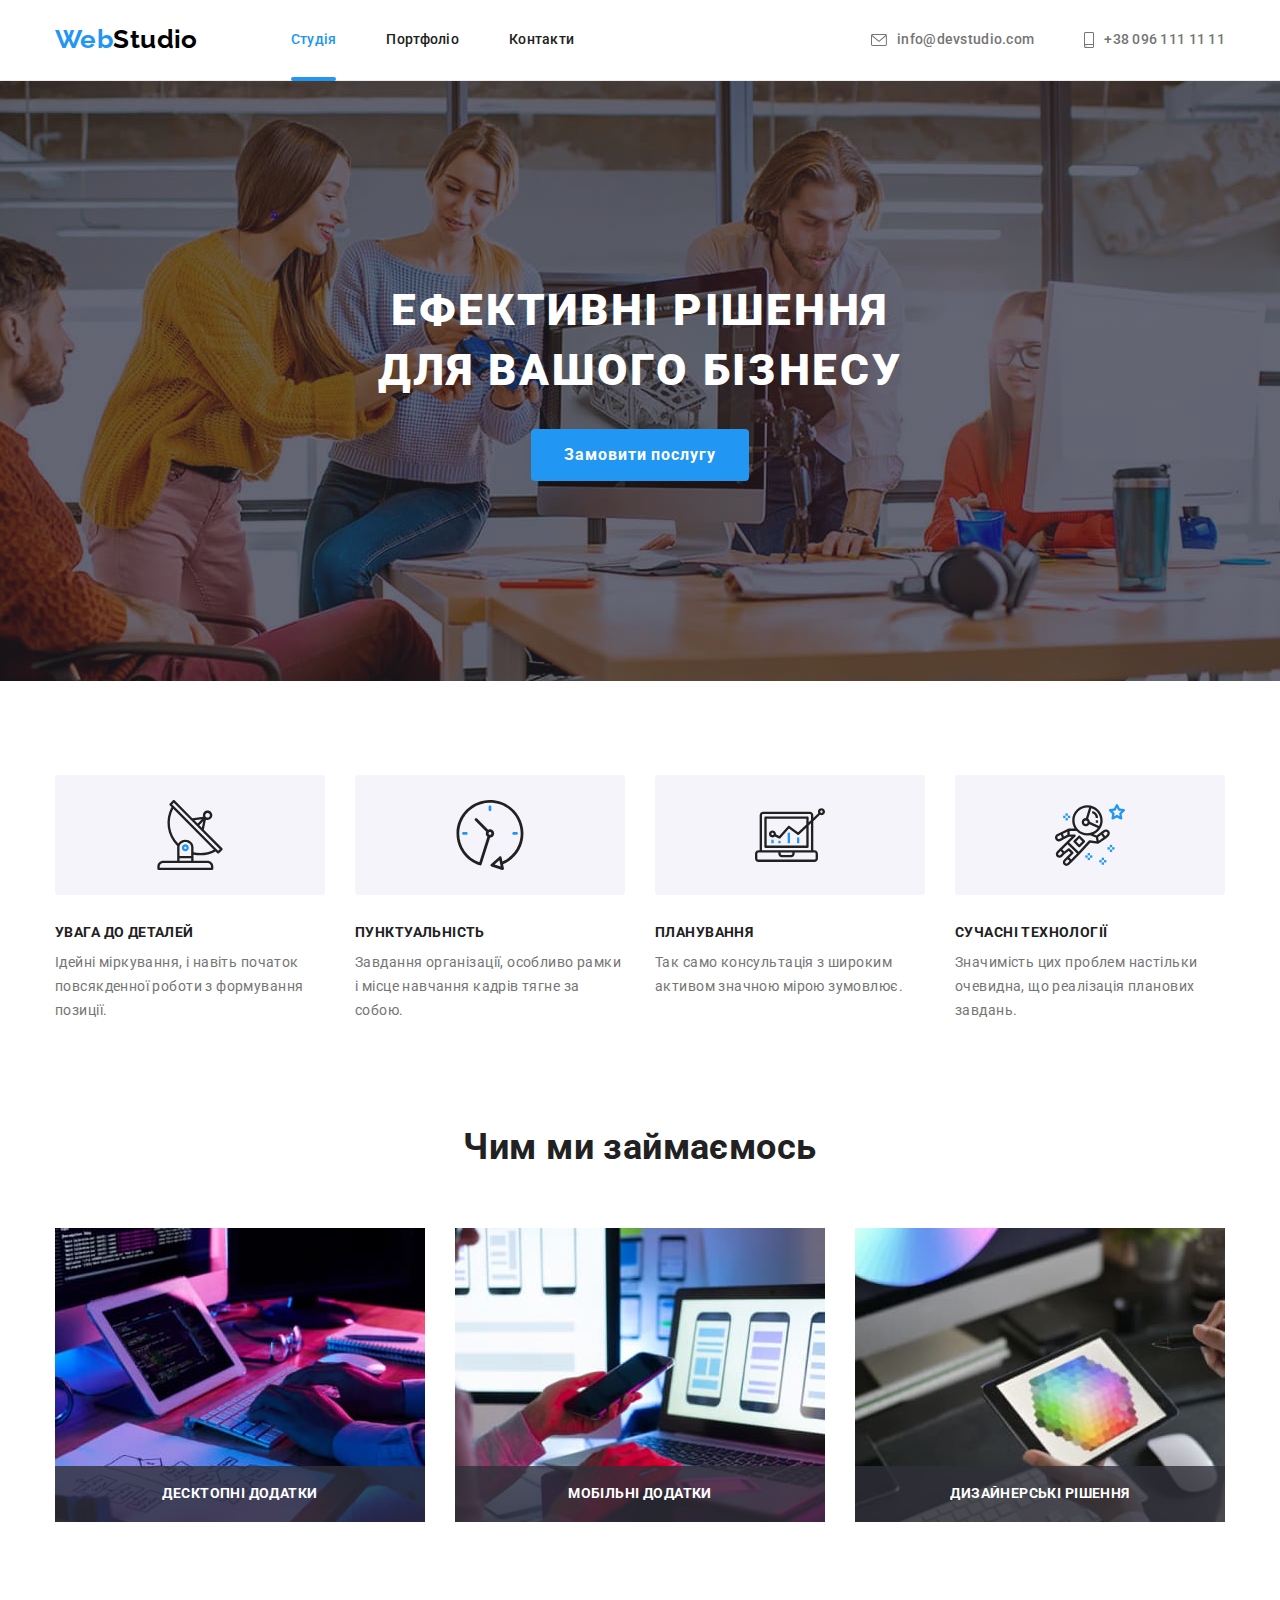
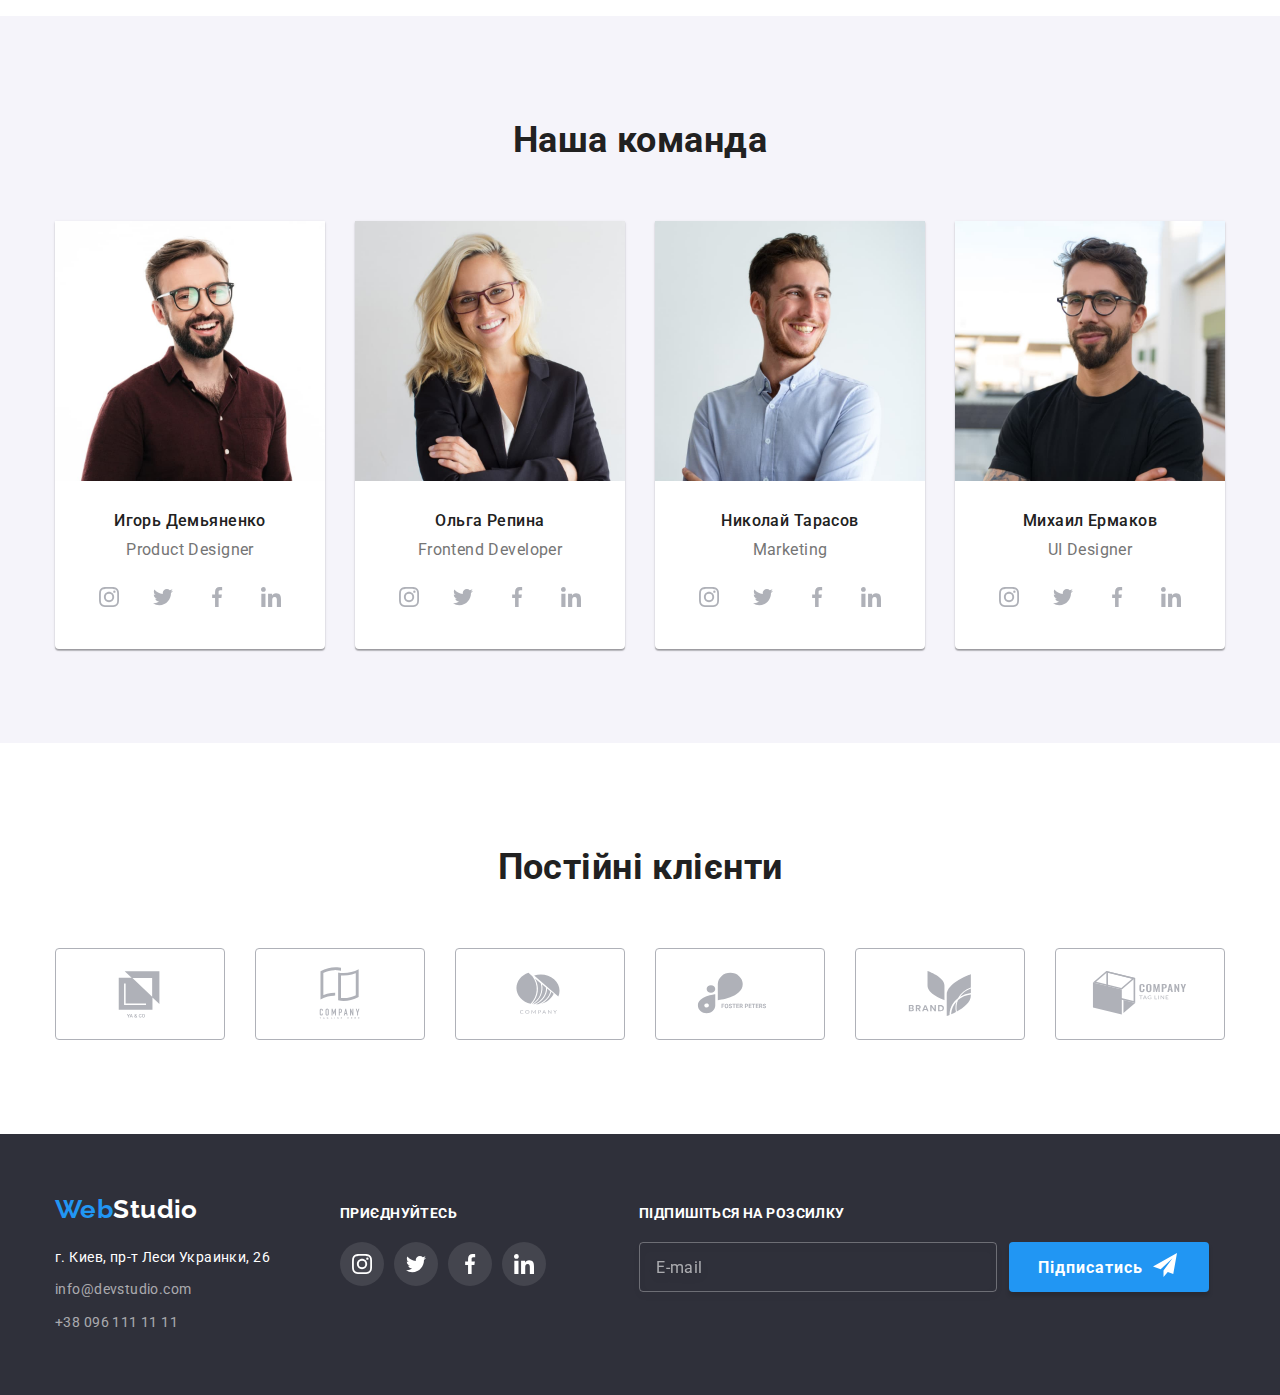
<file: index.html>
<!DOCTYPE html>
<html lang="uk">
  <head>
    <meta charset="UTF-8" />
    <meta http-equiv="X-UA-Compatible" content="IE=edge" />
    <meta name="viewport" content="width=device-width, initial-scale=1.0" />
    <title>WebStudio</title>
    <!-- Тут шрифти -->
    <link rel="preconnect" href="https://fonts.googleapis.com" />
    <link rel="preconnect" href="https://fonts.gstatic.com" crossorigin />
    <link
      href="https://fonts.googleapis.com/css2?family=Raleway:wght@700&family=Roboto:wght@400;500;700;900&display=swap"
      rel="stylesheet"
    />
    <!-- NORMALIZATION -->
    <link
      rel="stylesheet"
      href="https://cdnjs.cloudflare.com/ajax/libs/modern-normalize/1.1.0/modern-normalize.css"
    />
    <!-- Тут стилі -->
    <link rel="stylesheet" href="./css/common.css" />
    <link rel="stylesheet" href="./css/studio.css" />
  </head>
  <body>
    <!-- ШАПКА СТОРІНКИ -->
    <!-- Нижня границя шапки згідно макету -->
    <header class="section no-padding header-bottom-brdr">
      <div class="container test-flex">
        <!--navigation zone-->
        <nav class="nav-zone test-flex">
          <!-- logo -->
          <a class="logo-hdr" href="./index.html">
            <span class="logo-blue">Web</span><span>Studio</span>
          </a>
          <!-- navigation list -->
          <ul class="nav-list test-flex">
            <li>
              <a class="nav-link nav-link-current" href="./index.html">Студія</a> 
            </li>
            <li>
              <a class="nav-link" href="./portfolio.html">Портфоліо</a>
            </li>
            <li>
              <a class="nav-link" href="/">Контакти</a>
            </li>
          </ul>
        </nav>
        <!-- contacts -->
        <ul class="contacts test-flex">
          <li>
            <a class="mail" href="mailto:info@devstudio.com">
              <svg>
                <use href="./images/sprite_new.svg#icon-envelope"></use>
              </svg>info@devstudio.com
            </a>
          </li>
          <li>
            <a class="tel" href="tel:+380961111111">
              <svg>
                <use href="./images/sprite_new.svg#icon-smartphone"></use>
              </svg>+38 096 111 11 11
            </a>
          </li>
        </ul>
      </div>
    </header>
    <!-- ОСНОВНА ЧАСТИНА -->
    <main>
      <!-- BANER -->
      <section class="section hero">
        <div class="container">
          <h1 class="text-hero">Ефективні рішення для вашого бізнесу</h1>
          <button class="button-hero" type="button" data-modal-open>Замовити послугу</button>
        </div>
      </section>
      <!-- SPECIALS -->
      <section class="section">
        <div class="container">
          <!-- прихований заголовок секції -->
          <h2 class="visually-hidden">Особливості</h2>
          <ul class="spcls-list">
            <li>
              <div class="spcls-container spcls-item icon-antena">
                <h3 class="spcls-tittles">Увага до деталей</h3>
                <p class="spcls-text">
                  Ідейні міркування, і навіть початок повсякденної роботи з формування позиції.
                </p>
              </div>
            </li>
            <li>
              <div class="spcls-container spcls-item icon-clock">
                <h3 class="spcls-tittles">Пунктуальність</h3>
                <p class="spcls-text">
                  Завдання організації, особливо рамки і місце навчання кадрів тягне за собою.
                </p>
              </div>
            </li>
            <li>
              <div class="spcls-container spcls-item icon-diagram">
                <h3 class="spcls-tittles">Планування</h3>
                <p class="spcls-text">
                  Так само консультація з широким активом значною мірою зумовлює.
                </p>
              </div>
            </li>
            <li>
              <div class="spcls-container spcls-item icon-astronaut">
                <h3 class="spcls-tittles">Сучасні технології</h3>
                <p class="spcls-text">
                  Значимість цих проблем настільки очевидна, що реалізація планових завдань.
                </p>
              </div>
            </li>
          </ul>
        </div>
      </section>
      <!-- TYPES OF WORK -->
      <section class="section no-top-padding">
        <div class="container">
          <h2 class="section-tittle">Чим ми займаємось</h2>
          <ul class="works-list test-flex">
            <li class="works-list-item">
              <div class="works-list-img">
                <img src="./images/studio-imgs/box1.jpg" alt="портфоліо-1" width="370" />
              </div>
              <div class="works-list-text">
                <p>
                  Десктопні додатки
                </p>
              </div>
            </li>
            <li class="works-list-item">
              <div class="works-list-img">
                <img src="./images/studio-imgs/box2.jpg" alt="портфоліо-2" width="370" />
              </div>
              <div class="works-list-text">
                <p>
                  Мобільні додатки
                </p>
              </div>
            </li>
            <li class="works-list-item">
              <div class="works-list-img">
                <img src="./images/studio-imgs/box3.jpg" alt="портфоліо-3" width="370" />
              </div>
              <div class="works-list-text">
                <p>
                  Дизайнерські рішення
                </p>
              </div>
            </li>
          </ul>
        </div>
      </section>
      <!-- НАША КОМАНДА -->
      <section class="section team-bckgrnd-clr">
        <div class="container">
          <h2 class="section-tittle">Наша команда</h2>
          <ul class="wrkr-cards-list test-flex">
            <li>
              <div class="wrkr-card">
                <img src="./images/studio-imgs/img1.jpg" alt="Игорь Демьяненко" width="270" />
                <h3 class="wrkr-name">Игорь Демьяненко</h3>
                <p class="wrkr-position">Product Designer</p>
                <!-- СОЦ МЕРЕЖІ ЧЛЕНА КОМАНДИ -->
                <ul class="crd-socials-list">
                  <li>
                    <a class="crd-socials-link" href="/">
                      <svg>
                        <use href="./images/sprite_new.svg#icon-instagram-1"></use>
                      </svg>
                    </a>
                  </li>
                  <li>
                    <a class="crd-socials-link" href="/">
                      <svg>
                        <use href="./images/sprite_new.svg#icon-twitter-1"></use>
                      </svg>
                    </a>
                  </li>
                  <li>
                    <a class="crd-socials-link" href="/">
                      <svg>
                        <use href="./images/sprite_new.svg#icon-facebook-1"></use>
                      </svg>
                    </a>
                  </li>
                  <li>
                    <a class="crd-socials-link" href="/">
                      <svg>
                        <use href="./images/sprite_new.svg#icon-linkedin-1"></use>
                      </svg>
                    </a>
                  </li>
                </ul>
              </div>
            </li>
            <li>
              <div class="wrkr-card">
                <img src="./images/studio-imgs/img2.jpg" alt="Ольга Репина" width="270" />
                <h3 class="wrkr-name">Ольга Репина</h3>
                <p class="wrkr-position">Frontend Developer</p>
                <!-- СОЦ МЕРЕЖІ ЧЛЕНА КОМАНДИ -->
                <ul class="crd-socials-list">
                  <li>
                    <a class="crd-socials-link" href="/">
                      <svg>
                        <use href="./images/sprite_new.svg#icon-instagram-1"></use>
                      </svg>
                    </a>
                  </li>
                  <li>
                    <a class="crd-socials-link" href="/">
                      <svg>
                        <use href="./images/sprite_new.svg#icon-twitter-1"></use>
                      </svg>
                    </a>
                  </li>
                  <li>
                    <a class="crd-socials-link" href="/">
                      <svg>
                        <use href="./images/sprite_new.svg#icon-facebook-1"></use>
                      </svg>
                    </a>
                  </li>
                  <li>
                    <a class="crd-socials-link" href="/">
                      <svg>
                        <use href="./images/sprite_new.svg#icon-linkedin-1"></use>
                      </svg>
                    </a>
                  </li>
                </ul>
              </div>
            </li>
            <li>
              <div class="wrkr-card">
                <img src="./images/studio-imgs/img3.jpg" alt="Николай Тарасов" width="270" />
                <h3 class="wrkr-name">Николай Тарасов</h3>
                <p class="wrkr-position">Marketing</p>
                <!-- СОЦ МЕРЕЖІ ЧЛЕНА КОМАНДИ -->
                <ul class="crd-socials-list">
                  <li>
                    <a class="crd-socials-link" href="/">
                      <svg>
                        <use href="./images/sprite_new.svg#icon-instagram-1"></use>
                      </svg>
                    </a>
                  </li>
                  <li>
                    <a class="crd-socials-link" href="/">
                      <svg>
                        <use href="./images/sprite_new.svg#icon-twitter-1"></use>
                      </svg>
                    </a>
                  </li>
                  <li>
                    <a class="crd-socials-link" href="/">
                      <svg>
                        <use href="./images/sprite_new.svg#icon-facebook-1"></use>
                      </svg>
                    </a>
                  </li>
                  <li>
                    <a class="crd-socials-link" href="/">
                      <svg>
                        <use href="./images/sprite_new.svg#icon-linkedin-1"></use>
                      </svg>
                    </a>
                  </li>
                </ul>
              </div>
            </li>
            <li>
              <div class="wrkr-card">
                <img src="./images/studio-imgs/img4.jpg" alt="Михаил Ермаков" width="270" />
                <h3 class="wrkr-name">Михаил Ермаков</h3>
                <p class="wrkr-position">UI Designer</p>
                <!-- СОЦ МЕРЕЖІ ЧЛЕНА КОМАНДИ -->
                <ul class="crd-socials-list">
                  <li>
                    <a class="crd-socials-link" href="/">
                      <svg>
                        <use href="./images/sprite_new.svg#icon-instagram-1"></use>
                      </svg>
                    </a>
                  </li>
                  <li>
                    <a class="crd-socials-link" href="/">
                      <svg>
                        <use href="./images/sprite_new.svg#icon-twitter-1"></use>
                      </svg>
                    </a>
                  </li>
                  <li>
                    <a class="crd-socials-link" href="/">
                      <svg>
                        <use href="./images/sprite_new.svg#icon-facebook-1"></use>
                      </svg>
                    </a>
                  </li>
                  <li>
                    <a class="crd-socials-link" href="/">
                      <svg>
                        <use href="./images/sprite_new.svg#icon-linkedin-1"></use>
                      </svg>
                    </a>
                  </li>
                </ul>
              </div>
            </li>
          </ul>
        </div>
      </section>
      <!-- ПОСТІЙНІ КЛІЄНТИ -->
      <section class="section">
        <div class="container">
          <h2 class="section-tittle">Постійні клієнти</h2>
          <ul class="partner-list">
            <li>
              <a class="partner-link" href="/">
                <svg>
                  <use
                    href="./images/sprite_new.svg#icon-Logo">
                  </use>
                </svg>
              </a>
            </li>
            <li>
              <a class="partner-link" href="/">
                <svg>
                  <use
                    href="./images/sprite_new.svg#icon-Logo-1">
                  </use>
                </svg>
              </a>
            </li>
            <li>
              <a class="partner-link" href="/">
                <svg>
                  <use
                    href="./images/sprite_new.svg#icon-Logo-2">
                  </use>
                </svg>
              </a>
            </li>
            <li>
              <a class="partner-link" href="/">
                <svg>
                  <use
                    href="./images/sprite_new.svg#icon-Logo-3">
                  </use>
                </svg>
              </a>
            </li>
            <li>
              <a class="partner-link" href="/">
                <svg>
                  <use
                    href="./images/sprite_new.svg#icon-Logo-4">
                  </use>
                </svg>
              </a>
            </li>
            <li>
              <a class="partner-link" href="/">
                <svg>
                  <use
                    href="./images/sprite_new.svg#icon-Logo-5">
                  </use>
                </svg>
              </a>
            </li>
          </ul>
        </div>
      </section>
    </main>
    <!--ПІДВАЛ СТОРІНКИ-->
    <footer class="section-footer">
      <!-- КОНТАКТИ -->
      <div class="container ftr-flex">
        <div>
          <!-- logo footer -->
          <a class="logo-ftr" href="./index.html">
            <span class="logo-blue">Web</span><span>Studio</span>
          </a>
          <!-- address and contacts footer -->
          <address>
            <ul class="contacts-ftr">
              <li>
                <a class="address"
                  href="https://www.google.com/maps/place/%D0%B1%D1%83%D0%BB%D1%8C%D0%B2%D0%B0%D1%80+%D0%9B%D0%B5%D1%81%D1%96+%D0%A3%D0%BA%D1%80%D0%B0%D1%97%D0%BD%D0%BA%D0%B8,+26,+%D0%9A%D0%B8%D1%97%D0%B2,+02000/@50.4265807,30.5361971,17z/data=!3m1!4b1!4m5!3m4!1s0x40d4cf0e033ecbe9:0x57a4dffefec77da0!8m2!3d50.4265807!4d30.5383858"
                  target="_blank">г. Киев, пр-т Леси Украинки, 26</a>
              </li>
              <li><a class="mail-ftr" href="mailto:info@devstudio.com" target="_blank">info@devstudio.com</a></li>
              <li><a class="tel-ftr" href="tel:+380961111111" target="_blank">+38 096 111 11 11</a></li>
            </ul>
          </address>
        </div>
        <!-- СОЦ МЕРЕЖІ -->
        <div class="socials">
          <h2 class="socials-tittle">Приєднуйтесь</h2>
          <ul class="socials-list">
            <li>
              <a class="socials-link" href="/">
                <svg>
                  <use href="./images/sprite_new.svg#icon-instagram-1"></use>
                </svg>
              </a>
            </li>
            <li>
              <a class="socials-link" href="/">
                <svg>
                  <use href="./images/sprite_new.svg#icon-twitter-1"></use>
                </svg>
              </a>
            </li>
            <li>
              <a class="socials-link" href="/">
                <svg>
                  <use href="./images/sprite_new.svg#icon-facebook-1"></use>
                </svg>
              </a>
            </li>
            <li>
              <a class="socials-link" href="/">
                <svg>
                  <use href="./images/sprite_new.svg#icon-linkedin-1"></use>
                </svg>
              </a>
            </li>
          </ul>
        </div>
        <!-- ФОРМА ПІДПИСКИ -->
        <form  class="form-hdr">
          <div>
            <label for="xxx">
              <span class="form-hdr-tittle">
                Підпишіться на розсилку
              </span>
            </label>
            <input 
              class="input-email-ftr"
              type="email" 
              name="email_ftr" 
              id="xxx"
              placeholder="E-mail"/>
          </div>
          <button class="btn-send" type="button">
            <span>Підписатись</span>
            <svg>
              <use href="./images/sprite_new.svg#icon-send"></use>
            </svg>
          </button>
        </form>
      </div>
    </footer>
    <!-- МОДАЛЬНЕ ВІКНО -->
    <div class="backdrop is-hidden" data-modal>
      <div class="modal">
        <button class="button-close" type="button" data-modal-close>
          <svg>
            <use href="./images/sprite_new.svg#icon-close"></use>
          </svg>
        </button>
        <span class="form-name">
          Залишіть свої дані, ми вам передзвонимо
        </span>
        <form class="contact-form">
          <label>
            <span class="form-lebel-element name">
              Ім'я*
            </span>
            <span class="form-input-container name">
              <input 
                class="form-input-field name"
                type="text"
                name="name" 
                id=""
                placeholder="" 
                required>
              <span class="icon">
                <svg>
                  <use href="./images/sprite_new.svg#icon-person"></use>
                </svg>
              </span>
            </span>
          </label>
          <label>
            <span class="form-lebel-element phone">
              Телефон*
            </span>
            <span class="form-input-container phone">
              <input 
                class="form-input-field phone"
                type="tel"
                name="tel" 
                id=""
                placeholder="" 
                required>
              <span class="icon">
                <svg>
                  <use href="./images/sprite_new.svg#icon-phone"></use>
                </svg>
              </span>
            </span>
          </label>
          <label>
            <span class="form-lebel-element email">
              Пошта*
            </span>
            <span class="form-input-container email">
              <input 
                class="form-input-field email"
                type="email"
                name="amail" 
                id=""
                placeholder="" 
                required>
              <span class="icon">
                <svg >
                  <use href="./images/sprite_new.svg#icon-email"></use>
                </svg>
              </span>
            </span>
          </label>
          <label>
            <span class="form-lebel-element coment">
              Коментар 
            </span>
            <span class="form-input-container coment">
              <textarea 
                class="form-input-field coment"
                name="coment" 
                id=""
                placeholder="Введіть текст">Тут має бути чийсь коментар але якщо це все очистити то буде вйдно "placeholder"</textarea>
            </span>
          </label>
          <!-- CHECKBOX -->
          <input
            class="checkbox visually-hidden" 
            type="checkbox" 
            name="privat_polisy" 
            id="privat_polisy" 
            required>
          <label for="privat_polisy" class="checkbox-pseudo">
            <span>
              Погоджуюся з розсилкою та приймаю
              <a href="">Умови договору</a>
            </span>
          </label>
          <button class="form-btn" type="button">
            Відправити
          </button>
        </form>
      </div>
    </div>
    <script src="./js/modal.js"></script>
  </body>
</html>
</file>
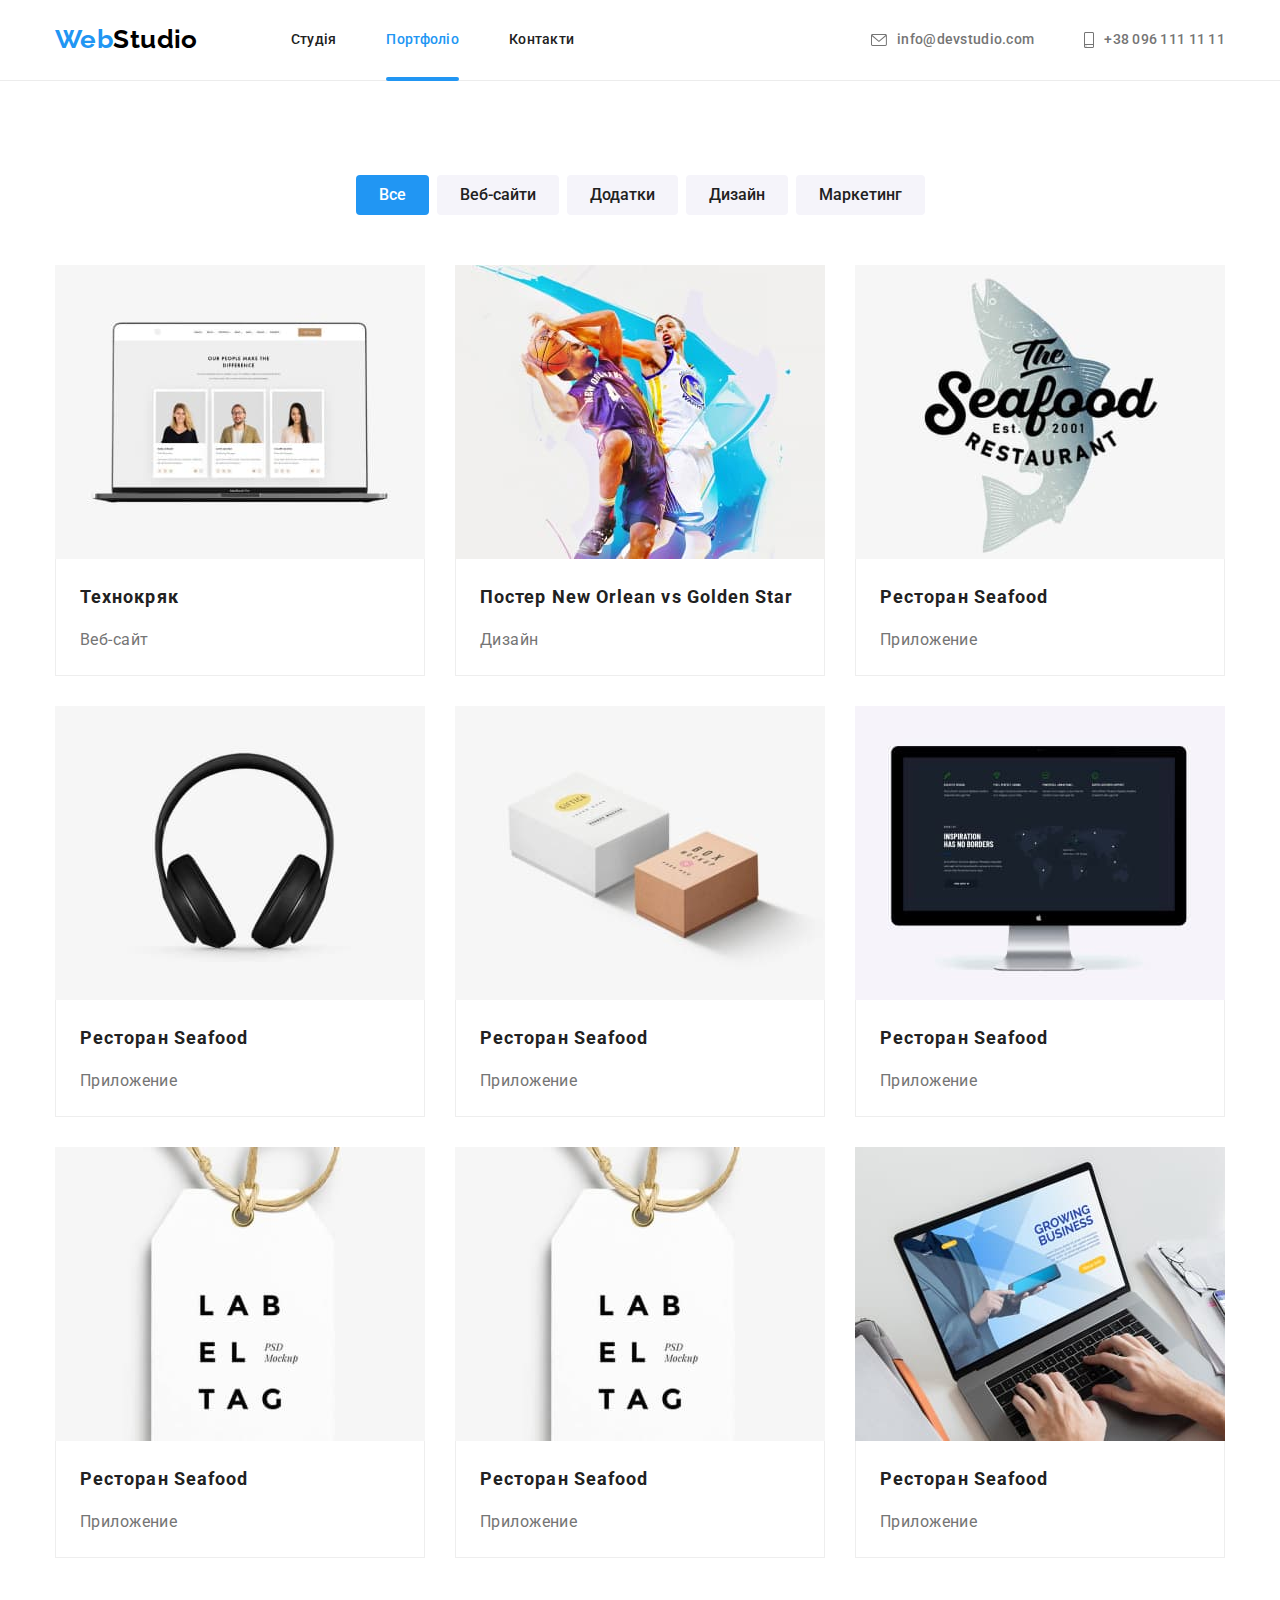
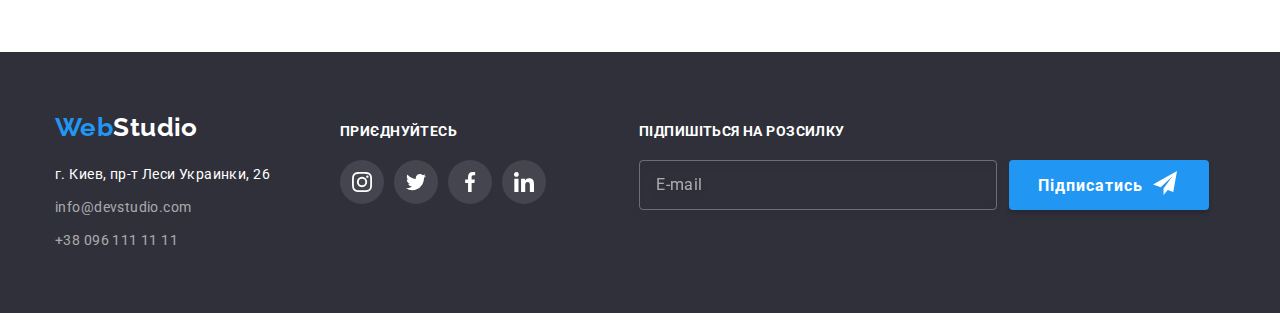
<file: portfolio.html>
<!DOCTYPE html>
<html lang="uk">
  <head>
    <meta charset="UTF-8" />
    <meta http-equiv="X-UA-Compatible" content="IE=edge" />
    <meta name="viewport" content="width=device-width, initial-scale=1.0" />
    <title>Portfolio</title>
    <!-- Тут шрифти -->
    <link rel="preconnect" href="https://fonts.googleapis.com" />
    <link rel="preconnect" href="https://fonts.gstatic.com" crossorigin />
    <link
      href="https://fonts.googleapis.com/css2?family=Raleway:wght@700&family=Roboto:wght@400;500;700;900&display=swap"
      rel="stylesheet"
    />
    <!-- NORMALIZATION -->
    <link
      rel="stylesheet"
      href="https://cdnjs.cloudflare.com/ajax/libs/modern-normalize/1.1.0/modern-normalize.css"
    />
    <!-- Тут стилі -->
    <link rel="stylesheet" href="./css/common.css" />
    <link rel="stylesheet" href="./css/portfolio.css" />
  </head>
  <body>
    <!--ШАПКА СТОРІНКИ-->
    <!-- Нижня границя шапки згідно макету -->
    <header class="section no-padding header-bottom-brdr">
      <div class="container test-flex">
        <!--navigation zone-->
        <nav class="nav-zone test-flex">
          <!-- logo -->
          <a class="logo-hdr" href="./index.html">
            <span class="logo-blue">Web</span><span>Studio</span>
          </a>
          <!-- navigation list -->
          <ul class="nav-list test-flex">
            <li>
              <a class="nav-link" href="./index.html">Студія</a>
            </li>
            <li>
              <a class="nav-link nav-link-current" href="./portfolio.html">Портфоліо </a>
            </li>
            <li>
              <a class="nav-link" href="/">Контакти</a>
            </li>
          </ul>
        </nav>
        <!-- contacts -->
        <ul class="contacts test-flex">
          <li>
            <a class="mail" href="mailto:info@devstudio.com">
              <svg>
                <use href="./images/sprite_new.svg#icon-envelope"></use>
              </svg>info@devstudio.com
            </a>
          </li>
          <li>
            <a class="tel" href="tel:+380961111111">
              <svg>
                <use href="./images/sprite_new.svg#icon-smartphone"></use>
              </svg>+38 096 111 11 11
            </a>
          </li>
        </ul>
      </div>
    </header>
    <!-- ОСНОВНА ЧАСТИНА -->
    <main>
      <section class="section">
        <div class="container">
          <!-- прихований заголовок секції -->
          <h1 class="visually-hidden">Портфоліо</h1>
          <!-- Фльтр -->
          <div class="filtr-container">
            <ul class="filtr-items filtr-flex">
              <li>
                <button class="btn-filtr btn-filtr-current" type="button">Все</button>
              </li>
              <li>
                <button class="btn-filtr" type="button">Веб-сайти</button>
              </li>
              <li>
                <button class="btn-filtr" type="button">Додатки</button>
              </li>
              <li>
                <button class="btn-filtr" type="button">Дизайн</button>
              </li>
              <li>
                <button class="btn-filtr" type="button">Маркетинг</button>
              </li>
            </ul>
          </div>
          <!-- Розкладка робіт -->
          <div>
            <ul class="portf-list portfolio-flex">
              <li>
                <a class="portf-card" href="./">
                  <!-- Зображення портфоліо -->
                  <div class="img-overlay">
                    <img src="./images/portfolio-img/img1.jpg" alt="портфоліо-1" width="370" />
                    <div class="img-overlay-text">
                      <p>
                        Ресурс пропонує комплексні пропозиції з різним рівнем функціоналу та сервісів. Все це дозволить відвідувачу отримати
                        вичерпні відомості про компанію чи приватну особу.
                      </p>
                    </div>
                  </div>
                  <!-- Нижній блок карти портфоліо -->
                  <div class="p-card-low-block">
                    <h3 class="p-card-tittle">Технокряк</h3>
                    <p class="p-card-text">Веб-сайт</p>
                  </div>
                </a>
              </li>
              <li>
                <a class="portf-card" href="./">
                  <!-- Зображення портфоліо -->
                  <div class="img-overlay">
                    <img src="./images/portfolio-img/img2.jpg" alt="портфоліо-2" width="370" />
                    <div class="img-overlay-text">
                      <p>
                        Ресурс пропонує комплексні пропозиції з різним рівнем функціоналу тасервісів. Все це дозволить відвідувачу отримати
                        ви черпні відомості про компанію чи приватну особу.
                      </p>
                    </div>
                  </div>
                  <!-- Нижній блок карти портфоліо -->
                  <div class="p-card-low-block">
                    <h3 class="p-card-tittle">Постер New Orlean vs Golden Star</h3>
                    <p class="p-card-text">Дизайн</p>
                  </div>
                </a>
              </li>
              <li>
                <a class="portf-card" href="./">
                  <!-- Зображення портфоліо -->
                  <div class="img-overlay">
                    <img src="./images/portfolio-img/img3.jpg" alt="портфоліо-3" width="370" />
                    <div class="img-overlay-text">
                      <p>
                        Ресурс пропонує комплексні пропозиції з різним рівнем функціоналу тасервісів. Все це дозволить відвідувачу отримати
                        ви черпні відомості про компанію чи приватну особу.
                      </p>
                    </div>
                  </div>
                  <!-- Нижній блок карти портфоліо -->
                  <div class="p-card-low-block">
                    <h3 class="p-card-tittle">Ресторан Seafood</h3>
                    <p class="p-card-text">Приложение</p>
                  </div>
                </a>
              </li>
              <li>
                <a class="portf-card" href="./">
                  <!-- Зображення портфоліо -->
                  <div class="img-overlay">
                    <img src="./images/portfolio-img/img4.jpg" alt="портфоліо-4" width="370" />
                    <div class="img-overlay-text">
                      <p>
                        Ресурс пропонує комплексні пропозиції з різним рівнем функціоналу тасервісів. Все це дозволить відвідувачу
                        отримати
                        ви черпні відомості про компанію чи приватну особу.
                      </p>
                    </div>
                  </div>
                  <!-- Нижній блок карти портфоліо -->
                  <div class="p-card-low-block">
                    <h3 class="p-card-tittle">Ресторан Seafood</h3>
                    <p class="p-card-text">Приложение</p>
                  </div>
                </a>
              </li>
              <li>
                <a class="portf-card" href="./">
                  <!-- Зображення портфоліо -->
                  <div class="img-overlay">
                    <img src="./images/portfolio-img/img5.jpg" alt="портфоліо-5" width="370" />
                    <div class="img-overlay-text">
                      <p>
                        Ресурс пропонує комплексні пропозиції з різним рівнем функціоналу тасервісів. Все це дозволить відвідувачу
                        отримати
                        ви черпні відомості про компанію чи приватну особу.
                      </p>
                    </div>
                  </div>
                  <!-- Нижній блок карти портфоліо -->
                  <div class="p-card-low-block">
                    <h3 class="p-card-tittle">Ресторан Seafood</h3>
                    <p class="p-card-text">Приложение</p>
                  </div>
                </a>
              </li>
              <li>
                <a class="portf-card" href="./">
                  <!-- Зображення портфоліо -->
                  <div class="img-overlay">
                    <img src="./images/portfolio-img/img6.jpg" alt="портфоліо-6" width="370" />
                    <div class="img-overlay-text">
                      <p>
                        Ресурс пропонує комплексні пропозиції з різним рівнем функціоналу тасервісів. Все це дозволить відвідувачу
                        отримати
                        ви черпні відомості про компанію чи приватну особу.
                      </p>
                    </div>
                  </div>
                  <!-- Нижній блок карти портфоліо -->
                  <div class="p-card-low-block">
                    <h3 class="p-card-tittle">Ресторан Seafood</h3>
                    <p class="p-card-text">Приложение</p>
                  </div>
                </a>
              </li>
              <li>
                <a class="portf-card" href="./">
                  <!-- Зображення портфоліо -->
                  <div class="img-overlay">
                    <img src="./images/portfolio-img/img8.jpg" alt="портфоліо-8" width="370" />
                    <div class="img-overlay-text">
                      <p>
                        Ресурс пропонує комплексні пропозиції з різним рівнем функціоналу тасервісів. Все це дозволить відвідувачу
                        отримати
                        ви черпні відомості про компанію чи приватну особу.
                      </p>
                    </div>
                  </div>
                  <!-- Нижній блок карти портфоліо -->
                  <div class="p-card-low-block">
                    <h3 class="p-card-tittle">Ресторан Seafood</h3>
                    <p class="p-card-text">Приложение</p>
                  </div>
                </a>
              </li>
              <li>
                <a class="portf-card" href="./">
                  <!-- Зображення портфоліо -->
                  <div class="img-overlay">
                    <img src="./images/portfolio-img/img8.jpg" alt="портфоліо-8" width="370" />
                    <div class="img-overlay-text">
                      <p>
                        Ресурс пропонує комплексні пропозиції з різним рівнем функціоналу тасервісів. Все це дозволить відвідувачу
                        отримати
                        ви черпні відомості про компанію чи приватну особу.
                      </p>
                    </div>
                  </div>
                  <!-- Нижній блок карти портфоліо -->
                  <div class="p-card-low-block">
                    <h3 class="p-card-tittle">Ресторан Seafood</h3>
                    <p class="p-card-text">Приложение</p>
                  </div>
                </a>
              </li>
              <li>
                <a class="portf-card" href="./">
                  <!-- Зображення портфоліо -->
                  <div class="img-overlay">
                    <img src="./images/portfolio-img/img9.jpg" alt="портфоліо-9" width="370" />
                    <div class="img-overlay-text">
                      <p>
                        Ресурс пропонує комплексні пропозиції з різним рівнем функціоналу тасервісів. Все це дозволить відвідувачу
                        отримати
                        ви черпні відомості про компанію чи приватну особу.
                      </p>
                    </div>
                  </div>
                  <!-- Нижній блок карти портфоліо -->
                  <div class="p-card-low-block">
                    <h3 class="p-card-tittle">Ресторан Seafood</h3>
                    <p class="p-card-text">Приложение</p>
                  </div>
                </a>
              </li> 
            </ul>
          </div>
        </div>
      </section>
    </main>
    <!--ПІДВАЛ СТОРІНКИ-->
    <footer class="section-footer">
      <div class="container ftr-flex">
        <!-- КОНТАКТИ -->
        <div>
          <!-- logo footer -->
          <a class="logo-ftr" href="./index.html">
            <span class="logo-blue">Web</span><span>Studio</span>
          </a>
          <!-- address and contacts footer -->
          <address>
            <ul class="contacts-ftr">
              <li>
                <a class="address"
                  href="https://www.google.com/maps/place/%D0%B1%D1%83%D0%BB%D1%8C%D0%B2%D0%B0%D1%80+%D0%9B%D0%B5%D1%81%D1%96+%D0%A3%D0%BA%D1%80%D0%B0%D1%97%D0%BD%D0%BA%D0%B8,+26,+%D0%9A%D0%B8%D1%97%D0%B2,+02000/@50.4265807,30.5361971,17z/data=!3m1!4b1!4m5!3m4!1s0x40d4cf0e033ecbe9:0x57a4dffefec77da0!8m2!3d50.4265807!4d30.5383858"
                  target="_blank">г. Киев, пр-т Леси Украинки, 26</a>
              </li>
              <li><a class="mail-ftr" href="mailto:info@devstudio.com">info@devstudio.com</a></li>
              <li><a class="tel-ftr" href="tel:+380961111111">+38 096 111 11 11</a></li>
            </ul>
          </address>
        </div>
        <!-- СОЦМЕРЕЖІ -->
        <div class="socials">
          <h2 class="socials-tittle">Приєднуйтесь</h2>
          <ul class="socials-list">
            <li>
              <a class="socials-link" href="/">
                <svg>
                  <use href="./images/sprite_new.svg#icon-instagram-1"></use>
                </svg>
              </a>
            </li>
            <li>
              <a class="socials-link" href="/">
                <svg>
                  <use href="./images/sprite_new.svg#icon-twitter-1"></use>
                </svg>
              </a>
            </li>
            <li>
              <a class="socials-link" href="/">
                <svg>
                  <use href="./images/sprite_new.svg#icon-facebook-1"></use>
                </svg>
              </a>
            </li>
            <li>
              <a class="socials-link" href="/">
                <svg>
                  <use href="./images/sprite_new.svg#icon-linkedin-1"></use>
                </svg>
              </a>
            </li>
          </ul>
        </div>
        <!-- ФОРМА ПІДПИСКИ -->
        <form  class="form-hdr">
          <div>
            <label for="xxx">
              <span class="form-hdr-tittle">
                Підпишіться на розсилку
              </span>
            </label>
            <input 
              class="input-email-ftr"
              type="email" 
              name="email_ftr" 
              id="xxx"
              placeholder="E-mail"/>
          </div>
          <button class="btn-send" type="button">
            <span>Підписатись</span>
            <svg>
              <use href="./images/sprite_new.svg#icon-send"></use>
            </svg>
          </button>
        </form>
      </div>
    </footer>
  </body>
</html>
</file>
<file: css/common.css>
:root {
  --accent-clr-elmnts: #2196F3;
  --clr-btns-accent: #2196F3;
  --clr-btns-hover: #2196F3;
  --clr-btns-nrml: #F5F4FA;
  --color-contacts-ftr: rgba(255, 255, 255, 0.6);
  --color-text-primary: #757575;
  --tittle-clr-bold: #212121;
  --fill-icon-svg: #AFB1B8;
  --text-wght-nrml: 400;
  --text-wght-nrml2: 500;
  --tittle-wght-bold: 700;
  --tittle-wght-bol2: 900;
  --font-fmly-logo: 'Raleway', sans-serif;
  --icons-clr-primary: #AFB1B8;
  --anim-main-timing-function: 250ms cubic-bezier(0.4, 0, 0.2, 1);

  
  --testing-brdr-clr: tomato;
  /* --testing-brdr-wght: 1px; */

}
html {
  box-sizing: border-box;
}
*,
*::after,
*::before {
  box-sizing: inherit;
}
/* при навігації клавішею TAB забирав чорний аутлайн  */
*:focus,
*:focus-within {
  outline: transparent;
}
body {
  background-color: #ffffff;
  font-family: 'Roboto', sans-serif;
  color: #757575;
  font-size: 14px;
  letter-spacing: 0.03em;

  margin: 0px;
}
.container {
  max-width: 1200px;
  padding: 0px 15px;
  margin: 0px auto;

  outline: var(--testing-brdr-wght) solid var(--testing-brdr-clr);
}
.section {
  padding-top: 94px;
  padding-bottom: 94px;

  outline: var(--testing-brdr-wght) solid var(--testing-brdr-clr);
}
.section.no-padding {
  padding: 0px;

  outline: var(--testing-brdr-wght) solid var(--testing-brdr-clr);
}
.section.no-top-padding {
  padding-top: 0px;

  outline: var(--testing-brdr-wght) solid var(--testing-brdr-clr);
}
.section.no-bottom-padding {
  padding-bottom: 0px;

  outline: var(--testing-brdr-wght) solid var(--testing-brdr-clr);
}
/* -------------------------- НОРМАЛІЗАЦІЯ -------------------------- */
/* ЗАГОЛОВКИ */
h1,
h2,
h3,
h4,
h5,
h6 {
  margin-top: 0;
}
/* ПАРАГРАФИ */
p {
  margin-top: 0;
}
/* СПИСКИ */
ul {
  list-style: none;
  padding-inline-start: 0px;
  margin: 0px;
}
/* ПОСИЛАННЯ */
a {
  text-decoration: none;
  color: inherit;
}
/* адресні дані */
address {
  font-style: normal;
}
/* зображення */
img {
  display: block;
  max-width: 100%;
  height: auto;
}
/* СКРИТІ ЕЛЕМЕНТИ */
.visually-hidden {
  position: absolute;
  width: 1px;
  height: 1px;
  margin: -1px;
  border: 0;
  padding: 0;
  white-space: nowrap;
  clip-path: inset(100%);
  clip: rect(0 0 0 0);
  overflow: hidden;
}
/* глобальний флекс контейнер */
.test-flex {
  display: flex;
  align-items: center;

  outline: var(--testing-brdr-wght) solid var(--testing-brdr-clr);
}
/* ---------------------------ШАПКА СТОРІНКИ */
.header-bottom-brdr {
  position: sticky;
  top: 0;
  left: 0;
  z-index: 100;

  white-space: nowrap;
  
  background-color: #FFFFFF;
  border-bottom: 1px solid #ECECEC;
}
/* ЛОГОТИПЧИК ШАПКА */
.logo-hdr {
  font-family: var(--font-fmly-logo);
  font-weight: var(--tittle-wght-bold);
  font-size: 26px;
  line-height: 1.2;
  color: #000000;

  padding-top: 24px;
  padding-bottom: 25px;
  margin-right: 93px;
}
.logo-hdr .logo-blue {
  color: var(--accent-clr-elmnts);
}
/* НАВІГАЦІЯ САЙТОМ */
.nav-zone {
  margin-right: auto;
}
.nav-list {
  font-weight: var(--text-wght-nrml2);
  line-height: 1.14;
  letter-spacing: 0.02em;
}
.nav-list .nav-link {
  display: block;
  color: var(--tittle-clr-bold);

  padding-top: 32px;
  padding-bottom: 32px;

  transition: color 250ms var(--anim-main-timing-function);
}
.nav-list li + li {
  margin-left: 50px;
}
.nav-list .nav-link:focus,
.nav-list .nav-link:hover {
  color: var(--accent-clr-elmnts);
}
.nav-list .nav-link:active {
  color: var(--accent-clr-elmnts)
}
.nav-list .nav-link.nav-link-current {
  position: relative;
  display: block;

  color: var(--accent-clr-elmnts);
}
.nav-list .nav-link.nav-link-current::after {
  position: absolute;
  content: "";
  bottom: -1px;
  left: 0;

  height: 4px;
  width: 100%;
  border-radius: 8px;
  background-color: var(--accent-clr-elmnts);
}
/* КОНТАКТИ ШАПКА */
.contacts {
  font-weight: var(--text-wght-nrml2);
  line-height: 1.14;
  letter-spacing: 0.02em;
}
.contacts>li:not(:first-child) {
  margin-left: 50px;
}
/* email */
.contacts .mail {
  display: flex;
  align-items: center;
  
  color: var(--color-text-primary);

  padding-top: 32px;
  padding-bottom: 32px;

  transition:
      color 250ms cubic-bezier(0.4, 0, 0.2, 1),
      fill 250ms cubic-bezier(0.4, 0, 0.2, 1);
}
.contacts .mail:focus,
.contacts .mail:hover {
  color: var(--accent-clr-elmnts);
  fill: var(--accent-clr-elmnts);
}
.contacts .mail:active {
  color: var(--accent-clr-elmnts);
  fill: var(--accent-clr-elmnts);
}
.mail svg {
  width: 16px;
  height: 12px;
  margin-right: 10px;

  fill: currentColor;
}
/* tel */
.contacts .tel {
  display: flex;
  align-items: center;

  color: var(--color-text-primary);
  text-align: center;

  padding-top: 32px;
  padding-bottom: 32px;

  transition:
    color 250ms cubic-bezier(0.4, 0, 0.2, 1),
    fill 250ms cubic-bezier(0.4, 0, 0.2, 1);
}
.contacts .tel:focus,
.contacts .tel:hover {
  color: var(--accent-clr-elmnts);
  fill: var(--accent-clr-elmnts);

  transition-duration: 250ms;
  transition-timing-function: cubic-bezier(0.4, 0, 0.2, 1);
}
.contacts .tel:active {
  color: var(--accent-clr-elmnts);
  fill: var(--accent-clr-elmnts);
}
.tel svg {
  width: 10px;
  height: 16px;
  margin-right: 10px;

  fill: currentColor;
}
/* ---------------------------ОСНОВНА ЧАСТИНА */


/* ---------------------------ПІДВАЛ СТОРІНКИ */
.ftr-flex {
  display: flex;
}
/* ЛОГОТИПЧИК ФУТЕР */
.section-footer {
  padding-top: 60px;
  padding-bottom: 60px;
  background-color: #2F303A;

  border: var(--testing-brdr-wght) solid var(--testing-brdr-clr);
}
.logo-ftr {
  display: inline-block;
  font-family: var(--font-fmly-logo);
  font-weight: 700;
  font-size: 26px;
  line-height: 1.2;
  color: #FFFFFF;

  margin-bottom: 20px;
}
.logo-ftr .logo-blue {
  color: var(--accent-clr-elmnts);
}
/* КОНТАКТИ ФУТЕР */
.contacts-ftr {
  line-height: 1.7;
}
.contacts-ftr>li:not(:last-child) {
  margin-bottom: 9px;
}
/* address footer */
.contacts-ftr .address {
  display: inline-block;
  color: #FFFFFF;
}
/* email footer */
.contacts-ftr .mail-ftr {
  display: inline-block;
  color: var(--color-contacts-ftr);

  transition:
    color 250ms cubic-bezier(0.4, 0, 0.2, 1);
}
.contacts-ftr .mail-ftr:focus,
.contacts-ftr .mail-ftr:hover {
  color: var(--accent-clr-elmnts)
}
.contacts-ftr .mail-ftr:active {
  color: var(--accent-clr-elmnts)
}
/* tel footer */
.contacts-ftr .tel-ftr {
  display: inline-block;
  color: var(--color-contacts-ftr);

  transition:
    color 250ms cubic-bezier(0.4, 0, 0.2, 1);
}
.contacts-ftr .tel-ftr:focus,
.contacts-ftr .tel-ftr:hover {
  color: var(--accent-clr-elmnts)
}
.contacts-ftr .tel-ftr:active {
  color: var(--accent-clr-elmnts)
}
/* СОЦІАЛЬНІ МЕРЕЖІ footer */
.socials {
  margin-top: 12px;
  margin-left: 70px;
}
.socials-tittle {
  font-weight: 700;
  font-size: 14px;
  line-height: 1.14;
  letter-spacing: 0.03em;
  text-transform: uppercase;
  
  color: #FFFFFF;
  
}
.socials-list {
  display: flex;
  column-gap: 10px;
  align-items: center;

  width: 206px;

  margin-top: 20px;
}
.socials-link svg {
  display: block;
  width: 20px;
  height: 20px;
  
  fill: #ffffff;
}
.socials-link {
  display: block;
  content: "";

  width: 44px;
  height: 44px;

  fill: #FFFFFF;
  background-color: rgba(255, 255, 255, 0.1);;
  border-radius: 50%;

  padding: 12px;

  transition:
    color 250ms cubic-bezier(0.4, 0, 0.2, 1),
    fill 250ms cubic-bezier(0.4, 0, 0.2, 1);
}
.socials-link:focus,
.socials-link:hover {
  background-color: var(--clr-btns-accent);
}
/* ФОРМА ПІДПИСКИ footer */

.form-hdr {
  display: flex;
  align-items: flex-start;
  justify-content: space-between;

  width: 570px;

  margin-top: 12px;
  margin-left: 93px;
}
.form-hdr-tittle {
  display: block;
  font-weight: 700;
  font-size: 14px;
  line-height: 1.14;
  letter-spacing: 0.03em;
  text-transform: uppercase;

  
  color: #FFFFFF;

  margin-bottom: 20px;
}
.input-email-ftr {
  min-width: 358px;
  height: 50px;

  /* margin-right: 12px; */

  padding: 15px 16px;

  /* margin-top: 20px; */

  color: rgba(255, 255, 255, 0.6);
  font-size: 16px;
  line-height: 1.25;
  letter-spacing: 0.03em;

  background-color: transparent;
  border: 1px solid rgba(255, 255, 255, 0.3);
  filter: drop-shadow(0px 4px 4px rgba(0, 0, 0, 0.15));
  border-radius: 4px;

  transition: border-color var(--anim-main-timing-function);
}
.input-email-ftr::placeholder {
  color: rgba(255, 255, 255, 0.6);
  font-size: 16px;
  line-height: 1.25;
  letter-spacing: 0.03em;
}
.input-email-ftr:focus,
.input-email-ftr:hover {
  border-color: var(--clr-btns-accent);
}
.btn-send svg {
  width: 24px;
  height: 24px;

  margin-left: 10px;
}
.btn-send {
  display: flex;

  width: 200px;
  height: 50px;

  padding: 10px 28px;

  margin-top: 36px;

  font-weight: 700;
  font-size: 16px;
  line-height: 30px;
  letter-spacing: 0.06em;
  color: #ffffff;
  
  fill: #ffffff;
  background: #2196F3;
  border: 1px solid transparent;
  box-shadow: 0px 4px 4px rgba(0, 0, 0, 0.15);
  border-radius: 4px;

  transition: outline var(--anim-main-timing-function);
}
.btn-send:focus,
.btn-send:hover {
  outline: 2px solid rgba(255, 255, 255, 0.7);
}
</file>
<file: css/studio.css>
/* ------------------------------------- ШАПКА СТОРІНКИ */

/* ------------------------------------- ОСНОВНА ЧАСТИНА */

/* ----------ЗАГОЛОВКИ СЕКЦІЙ */
.section-tittle {
  font-weight: var(--tittle-wght-bold);
  font-size: 36px;
  line-height: 1.7;
  text-align: center;
  color: var(--tittle-clr-bold);
  margin-top: 0px;
  margin-bottom: 50px;
}
/* ----------ГЕРОЙ */
/* ФОН ГЕРОЙ */
.section.hero {
  background-color: #C4C4C4;
  height: 600px;
  max-width: 1600px;

  background-image: 
    linear-gradient(rgba(47, 48, 58, 0.4), rgba(47, 48, 58, 0.4)),
    url(../images/Img_hero.jpg);
  background-repeat: no-repeat;
  background-position: center;
  background-size: cover;

  text-align: center;
  padding-top: 200px;
  padding-bottom: 200px;
  margin-right: auto;
  margin-left: auto;
}
/* ТЕКСТ ГЕРОЙ */
.text-hero {
  font-weight: var(--tittle-wght-bol2);
  font-size: 44px;
  line-height: 1.36;
  text-align: center;
  letter-spacing: 0.06em;
  text-transform: uppercase;
  color: #FFFFFF;

  width: 605px;

  margin: 0px auto 28px;
}
/* ЗАМОВИТИ ПОСЛУГУ КНОПКА */
.button-hero {
  background-color: var(--clr-btns-accent);
  font-weight: var(--tittle-wght-bold);
  font-size: 16px;
  line-height: 1.88;
  letter-spacing: 0.06em;
  color: #FFFFFF;

  border-style: none;
  border-radius: 4px;
  cursor: pointer;
  border: 1px solid transparent;

  padding: 10px 32px;
  min-width: 200px;

  transition: 
    border-color 250ms cubic-bezier(0.4, 0, 0.2, 1),
    background-color 250ms cubic-bezier(0.4, 0, 0.2, 1),
    box-shadow 250ms cubic-bezier(0.4, 0, 0.2, 1);
}
.button-hero:focus,
.button-hero:hover {
  background-color: var(--clr-btns-hover);
  box-shadow: 0px 4px 4px rgba(0, 0, 0, 0.15);
}
.button-hero:active {
  background-color: var(--clr-btns-nrml);
  border-color: var(--clr-btns-accent);
  color: var(--clr-btns-accent);
}
/* ----------ОСОБЛИВОСТІ */
.spcls-list {
  display: flex;
}
.spcls-list>li:not(:last-child) {
  margin-right: 30px;
}
/* ІКОНКИ В ОСОБЛИВОСТЯХ */
.spcls-item::before {
  display: block;
  content: "";
  height: 120px;
  background-color: #F5F4FA;
  background-size: 70px 70px;
  background-position: center;
  background-repeat: no-repeat;
  border-radius: 4px;

  margin-bottom: 30px;
}
.icon-antena::before {
  background-image: url(../icons/icons-studio/icons-specials/antenna.svg);

  outline: var(--testing-brdr-wght) solid var(--testing-brdr-clr);
}
.icon-clock::before {
  background-image: url(../icons/icons-studio/icons-specials/clock.svg);

  outline: var(--testing-brdr-wght) solid var(--testing-brdr-clr);
}
.icon-diagram::before {
  background-image: url(../icons/icons-studio/icons-specials/diagram.svg);

  outline: var(--testing-brdr-wght) solid var(--testing-brdr-clr);
}
.icon-astronaut::before {
  background-image: url(../icons/icons-studio/icons-specials/astronaut.svg);

  outline: var(--testing-brdr-wght) solid var(--testing-brdr-clr);
}
.spcls-container {
  width: 270px;
}
.spcls-tittles {
  font-weight: var(--tittle-wght-bold);
  font-size: 14px;
  line-height: 1.14;
  text-transform: uppercase;
  color: var(--tittle-clr-bold);
  margin-top: 0px;
  margin-bottom: 10px;
}
.spcls-text {
  line-height: 1.7;
  margin: 0px;
}
/* ----------TYPES OF WORK */
.works-list>li:not(:last-child) {
  margin-right: 30px;
}
.works-list-item {
  position: relative;

}
.works-list-img {
  width: 370px;
}
.works-list-text {
  display: flex;
  align-items: center;
  justify-content: center;

  position: absolute;
  left: 0;
  bottom: 0;

  width: 100%;
  height: 19%;

  background-color: rgba(47, 48, 58, 0.8);;
}
.works-list-text p {
  overflow: hidden;

  text-transform: uppercase;
  white-space: nowrap;
  font-weight: 700;
  font-size: 14px;
  line-height: 1.14;
  letter-spacing: 0.03em;
  color: #ffffff;

  margin: 0;
}
/* ----------НАША КОМАНДА */
.team-bckgrnd-clr {
  background-color: #F5F4FA;
}
.wrkr-cards-list>li:not(:last-child) {
  margin-right: 30px;
}
/* КАРТА ПРАЦІВНИКА */
.wrkr-card {
  background-color: #fff;
  
  width: 270px;
  padding-bottom: 30px;
  border-radius: 0px 0px 4px 4px;

  box-shadow: 
    0px 1px 3px rgba(0, 0, 0, 0.12), 
    0px 1px 1px rgba(0, 0, 0, 0.14), 
    0px 2px 1px rgba(0, 0, 0, 0.2);
}
.wrkr-card img {
  padding-bottom: 30px;
}
/* ІМЕНА ПРАЦІВНИКІВ */
.wrkr-card .wrkr-name {
  font-weight: var(--text-wght-nrml2);
  font-size: 16px;
  line-height: 1.2;
  text-align: center;
  color: var(--tittle-clr-bold);

  margin: 0px;
  padding-top: 0px;
  padding-bottom: 10px;
}
/* ПОСАДИ ПРАЦІВНИКІВ */
.wrkr-card .wrkr-position {
  font-size: 16px;
  line-height: 1.2;
  text-align: center;
  color: var(--color-text-primary);

  margin: 0px;
  padding-bottom: 16px;
}
/* СОЦІАЛЬНІ МЕРЕЖІ ПРАЦІВНИКІВ */
.crd-socials-list {
  display: flex;
  column-gap: 10px;
  align-items: center;

  width: 206px;

  margin-left: auto;
  margin-right: auto;

  outline: var(--testing-brdr-wght) solid var(--testing-brdr-clr);
}
.crd-socials-link {
  display: flex;
  align-items: center;
  justify-content: center;
  content: "";
  
  width: 44px;
  height: 44px;
  
  fill: var(--fill-icon-svg);
  background-color: #ffffff;
  border-radius: 50%;

  transition: 
    background-color 250ms cubic-bezier(0.4, 0, 0.2, 1),
    fill 250ms cubic-bezier(0.4, 0, 0.2, 1);
}
.crd-socials-link:focus,
.crd-socials-link:hover {
  background-color: var(--clr-btns-accent);
  fill: #FFFFFF;
}
.crd-socials-link svg {
  display: block;
  width: 20px;
  height: 20px;

}
/* ----------ПОСТІЙНІ КЛІЄНТИ */
.partner-list {
  display: flex;
  align-items: center;
  column-gap: 30px;
}
.partner-link {
  display: flex;
  align-items: center;
  justify-content: center;

  width: 170px;
  height: 92px;
  fill: currentColor;
  border: 1px solid var(--icons-clr-primary);
  fill: var(--fill-icon-svg);
  border-radius: 4px;

  transition: 
    border-color 250ms cubic-bezier(0.4, 0, 0.2, 1),
    fill 250ms cubic-bezier(0.4, 0, 0.2, 1);
}
.partner-link:focus,
.partner-link:hover {
  border-color:var(--clr-btns-hover);
  fill: var(--clr-btns-hover);
}
.partner-link svg {
  width: 106px;
  height: 60px;
}

/* --------------------------- МОДАЛЬНЕ ВІКНО */
.backdrop {
  position: fixed;
  top: 0;
  left: 0;
  z-index: 1010;

  width: 100%;
  height: 100%;

  background-color: rgba(0, 0, 0, 0.2);
  opacity: 1;

  transition:
    opacity var(--anim-main-timing-function),
    visibility var(--anim-main-timing-function);
}

.backdrop.is-hidden {
  opacity: 0;
  pointer-events: none;
  visibility: hidden;
}

.backdrop.is-hidden .modal {
  transform: translate(-50%, -50%) scale(0.8);
}

/* модальне вікно */
.modal {
  position: absolute;
  left: 50%;
  transform: translate(-50%, -50%) scale(1);
  top: 50%;
 
  padding: 40px;

  min-height: 580px;
  min-width: 528px;

  background-color: #FFFFFF;

  box-shadow:
    0px 1px 3px rgba(0, 0, 0, 0.12),
    0px 1px 1px rgba(0, 0, 0, 0.14),
    0px 2px 1px rgba(0, 0, 0, 0.2);
  border-radius: 4px;

  transition:
    transform var(--anim-main-timing-function),
    visibility var(--anim-main-timing-function);

}

/* кнопка закриття */
.button-close {
  position: absolute;
  top: 8px;
  left: 490px;

  display: flex;
  align-items: center;
  justify-content: center;

  width: 30px;
  height: 30px;

  background-color: #FFFFFF;
  border-radius: 50%;
  border: 1px solid rgba(0, 0, 0, 0.1);

  transition: box-shadow var(--anim-main-timing-function);
}

.button-close svg {
  width: 12px;
  height: 12px;
}

.button-close:focus,
.button-close:hover {
  box-shadow: 0px 1px 3px rgba(0, 0, 0, 0.3);
}

/* .button-close:active {
  box-shadow: inset 0px 1px 3px rgba(0, 0, 0, 0.1);
  box-shadow: 0px 1px 3px rgba(0, 0, 0, 0.1);
  border: 1px solid rgba(0, 0, 0, 0.3);
} */
/* --------- КОНТАКТНА ФОРМА --------- */
.form-name {
  display: block;

  font-weight: 700;
  font-size: 20px;
  line-height: 1.15;
  text-align: center;
  letter-spacing: 0.03em;

  margin-bottom: 12px;
  color: #212121;
}
.contact-form {
  display: flex;
  flex-direction: column;
  align-items: center;
}
.form-element-lebel {
  font-size: 12px;
  line-height: 1.16;
  letter-spacing: 0.01em;
}
.form-input-container {
  display: block;

  position: relative;

  width: 448px;
  height: 40px;

  fill: #212121;
  border: 1px solid rgba(33, 33, 33, 0.2);
  border-radius: 4px;

  transition: 
    fill var(--anim-main-timing-function),
    border-color var(--anim-main-timing-function);
}
.form-input-container.name {
  margin: 4px 0 10px;
}
.form-input-container.phone,
.form-input-container.email {
  margin: 4px 0 10px;
}
.form-input-container.coment {
  height: 120px;
  margin: 4px 0 20px;
}
/* icons */
.form-input-container .icon {
  display: flex;
  align-items: center;
  justify-content: center;

  position: absolute;
  top: 0;
  left: 0;

  padding-left: 12px;
  height: 100%;
}
.form-input-container .icon svg {
  width: 18px;
  height: 18px;
}
/* input field */
.form-input-field {
  position: relative;

  width: 100%;
  height: 100%;
  border: none;
}
.form-input-field.name,
.form-input-field.phone,
.form-input-field.email {
  font-size: 14px;
  line-height: inherit;
  letter-spacing: inherit;

  padding: 13px 20px 13px 42px;
}
.form-input-field.coment {
  padding: 12px 16px;

  resize: none;
}
.form-input-container:focus-within,
.form-input-container:focus,
.form-input-container:hover {
  /* outline: none; */
  fill: #2196F3;
  border-color: #2196F3;
}

/* checkbox */
.checkbox-pseudo {
  display: block;
  position: relative;

  margin-bottom: 30px;
}
.checkbox-pseudo::before {
  display: block;
  content: "";
  position: absolute;
  top: 0;
  left: -7px;

  width: 16px;
  height: 15px;

  transform: translateX(-100%);

  cursor: pointer;

  
  background-image: url(../icons/icons-studio/icons-modal/icons-contacts-form/nochecked.svg);
}
.checkbox-pseudo a {
  color: #2196F3;
  text-decoration: underline;
}
.checkbox:checked+ .checkbox-pseudo::before {
  background-image: url(../icons/icons-studio/icons-modal/icons-contacts-form/checked.svg);
}
.checkbox:focus+ .checkbox-pseudo::before {
  outline: 2px solid #212121;
}
.checkbox-pseudo a:focus {
  outline: 2px solid #212121;
}

/* button */
.form-btn {
  font-weight: 700;
  font-size: 16px;
  line-height: 30px;
  letter-spacing: 0.06em;
  color: #FFFFFF;

  min-width: 200px;
  height: 50px;

  padding: 10px 50px;

  border: 1px solid transparent;
  background-color: #2196F3;
  box-shadow: 0px 4px 4px rgba(0, 0, 0, 0.15);
  border-radius: 4px;

  transition: color var(--anim-main-timing-function);
}

.form-btn:focus,
.form-btn:hover {
  background: #188CE8;
  box-shadow: 0px 4px 4px rgba(0, 0, 0, 0.15);
}

/* --------------------------- ПІДВАЛ СТОРІНКИ */
</file>
<file: css/portfolio.css>
/* ------------------------ШАПКА СТОРІНКИ portfolio */

/* ------------------------ОСНОВНА ЧАСТИНА portfolio */

/* ---------------ФІЛЬТР */

/* КНОПКИ ФІЛЬТР */
.filtr-container {
  margin-bottom: 50px;
}
.filtr-flex {
  display: flex;
  align-items: center;
  justify-content: center;
}
.filtr-items>li:not(:last-child) {
  margin-right: 8px;
}
.btn-filtr {
  background-color: var(--clr-btns-nrml);
  color: var(--tittle-clr-bold);
  font-weight: var(--text-wght-nrml2);
  font-size: 16px;
  line-height: 1.6;
  text-align: center;
  
  border-style: none;
  border-radius: 4px;
  border: 1px solid transparent;
  cursor: pointer;

  padding: 6px 22px;
  margin: 0px;

  transition:  
    box-shadow 250ms cubic-bezier(0.4, 0, 0.2, 1),
    color 250ms cubic-bezier(0.4, 0, 0.2, 1), 
    box-shadow 250ms cubic-bezier(0.4, 0, 0.2, 1);
}
.btn-filtr:focus,
.btn-filtr:hover {
  background-color: var(--clr-btns-accent);
  color: #ffffff;
  box-shadow: 
    0px 3px 1px rgba(0, 0, 0, 0.1), 
    0px 1px 2px rgba(0, 0, 0, 0.08), 
    0px 2px 2px rgba(0, 0, 0, 0.12);
}
.btn-filtr:active {
  background-color: var(--clr-btns-nrml);
  color: var(--clr-btns-accent);

  border-color: solid var(--clr-btns-accent);
}
.btn-filtr-current {
  background-color: var(--clr-btns-accent);
  color: #ffffff;
}
/* РОЗКЛАДКА РОБІТ */
.portfolio-flex {
  display: flex;
  align-items: center;
  justify-content: center;
  flex-wrap: wrap;
  column-gap: 30px;
  row-gap: 30px;

  max-width: 1170px;

  outline: var(--testing-brdr-wght) solid var(--testing-brdr-clr);
}
/* --- карти портфоліо --- */
.portf-card {
  position: relative;
  display: block;

  width: 370px;

  background-color: #FFFFFF;

  transition: box-shadow 250ms cubic-bezier(0.4, 0, 0.2, 1);

}
.portf-card:focus,
.portf-card:focus-within,
.portf-card:hover {
  cursor: pointer;
  box-shadow:
    0px 1px 1px rgba(0, 0, 0, 0.12),
    0px 4px 4px rgba(0, 0, 0, 0.06),
    1px 4px 6px rgba(0, 0, 0, 0.16);
}
/* img overlay */

.img-overlay {
  position: relative;
  overflow: hidden;
}
.img-overlay-text {
  display: flex;
  align-items: center;
  justify-content: center;

  position: absolute;
  top: 0;
  left: 0;

  width: 100%;
  height: 100%;
  
  background-color: rgba(33, 150, 243, 0.9);

  transform: translateY(100%);
  transition: transform 250ms cubic-bezier(0.4, 0, 0.2, 1);
}
.portf-card:focus-within .img-overlay-text,
.portf-card:focus .img-overlay-text,
.portf-card:hover .img-overlay-text {
  transform: translateY(0);
}
.img-overlay-text p {
  width: 322px;

  font-weight: 400;
  font-size: 18px;
  line-height: 1.56;
  color: #ffffff;
  letter-spacing: 0.03em;

  margin: 0;
}


/* нижній блок карти портфоліо */
.portf-card .p-card-low-block {
  position: relative;
  z-index: 2;

  border-right: 1px solid #EEEEEE;
  border-left: 1px solid #EEEEEE;
  border-bottom: 1px solid #EEEEEE;

  padding-left: 24px;
  padding-right: 24px;
  padding-top: 20px;
  padding-bottom: 20px;

  background-color: #FFFFFF;
}
.portf-card .p-card-tittle {
  color: var(--tittle-clr-bold);
  font-weight: var(--tittle-wght-bold);
  font-size: 18px;
  line-height: 2;
  letter-spacing: 0.06em;

  margin: 0px;
  padding-bottom: 10px;
}
.portf-card .p-card-text {
  color: var(--color-text-primary);
  font-size: 16px;
  line-height: 1.88;

  margin: 0px;
}

/* ------------------------ПІДВАЛ СТОРІНКИ portfolio */
</file>
